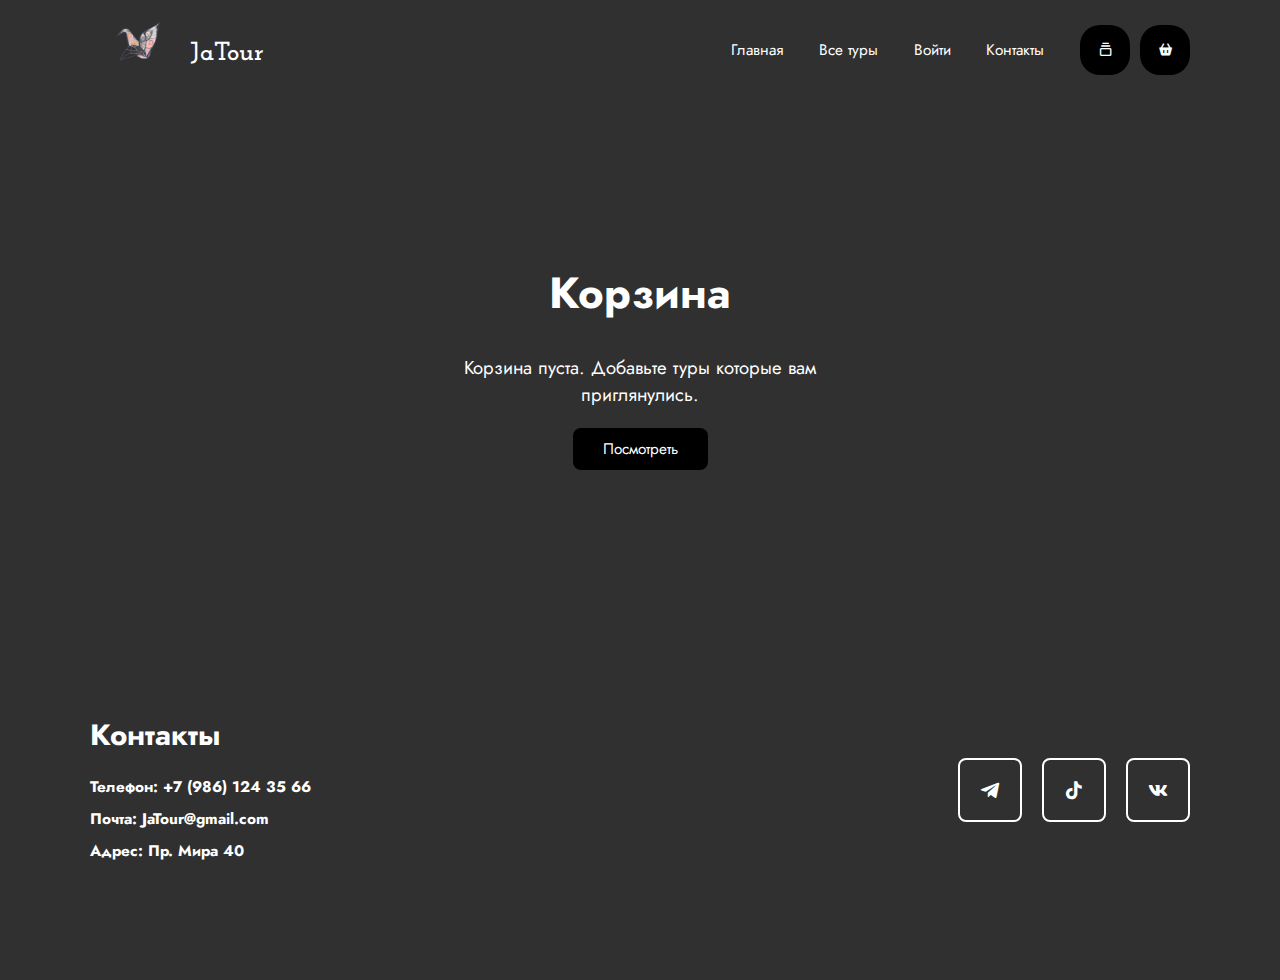
<file: bascet_clear.html>
<!DOCTYPE html>
<html lang="en">
    <head>
        <meta charset="UTF-8">
        <meta name="viewport" content="width=device-width, initial-scale=1.0">
        <title>JaTour</title>
    
        <!-- CSS -->
        <link rel="stylesheet" href="assets/css/basket_clear.css">
    
        <!-- Josefin Slab -->
        <link rel="preconnect" href="https://fonts.googleapis.com">
        <link rel="preconnect" href="https://fonts.gstatic.com" crossorigin>
        <link href="https://fonts.googleapis.com/css2?family=Josefin+Slab:ital,wght@0,100..700;1,100..700&display=swap" rel="stylesheet">
    
        <!-- Jost -->
        <link rel="preconnect" href="https://fonts.googleapis.com">
        <link rel="preconnect" href="https://fonts.gstatic.com" crossorigin>
        <link href="https://fonts.googleapis.com/css2?family=Josefin+Slab:ital,wght@0,100..700;1,100..700&family=Jost:ital,wght@0,100..900;1,100..900&display=swap" rel="stylesheet">
    
        <!-- Иконки -->
        <link href='https://unpkg.com/boxicons@2.1.4/css/boxicons.min.css' rel='stylesheet'>
    
        <!-- Иконка на вкладке -->
        <link rel="icon" href="assets/img/logo.png" type="image/png">
    </head>
<body>

    <header>

        <div class="logo">
            <img src="assets/img/logo_1.png" alt="">
            <h1>JaTour</h1>
        </div>

        <div class="nav">
            <a class="pasive" href="index.html">Главная</a>
            <a class="pasive" href="catalog.html">Все туры</a>
            <a class="pasive" href="signup.html">Войти</a>
            <a class="pasive" href="#contact">Контакты</a>
            <div class="btn_price">
                <a class="btn_basket" href="tikets.html"><i class='bx bx-collection'></i></a>
                <a class="btn_basket" href="bascet.html"><i class='bx bxs-basket'></i></a>
            </div>
        </div>

        <!-- Кнопка вызова меню навигации для мобильных устройств -->
        <button class="mobile-navigation" popovertarget="my-popover"><i class='bx bx-menu'></i></button>

        <!-- Меню навигации для мобильных устройств -->
        <div id="my-popover" popover>
            <button class="btn-close" popovertarget="my-popover" popovertargetaction="hide"><i class='bx bx-minus'></i></button> 
            <div class="mobnav">
            <a href="index.html">Главная</a>
            <a href="catalog.html">Все туры</a>
            <a href="signup.html">Войти</a>
            <a href="tikets.html">Билеты</a>
            <a href="bascet.html">Корзина</a>
            </div>
        </div>

    </header>


    <!-- Корзина -->
    <section class="basket">

        <div class="title">
            <h1>Корзина</h1>
        </div>

        <div class="conteiner_basket">
            <p>Корзина пуста. Добавьте туры которые вам приглянулись.</p>
            <div class="btn_look">
                <a href="index.html#cs">Посмотреть</a>
            </div>
        </div>

            

    </section>


    <!-- Подвал -->
    <footer>
        <div class="info_ft" id="contact">
            <h1>Контакты</h1>
            <h3>Телефон: +7 (986) 124 35 66</h3>
            <h3>Почта: JaTour@gmail.com</h3>
            <h3>Адрес: Пр. Мира 40</h3>
        </div>
        <div class="logo_jp">
            <a href="https://web.telegram.org/k/" target="_blank"><i class='bx bxl-telegram'></i></a>
            <a href="https://www.tiktok.com" target="_blank"><i class='bx bxl-tiktok'></i></a>
            <a href="https://vk.com/feed" target="_blank"><i class='bx bxl-vk'></i></a>
        </div>
    </footer>

</body>
</html>
</file>
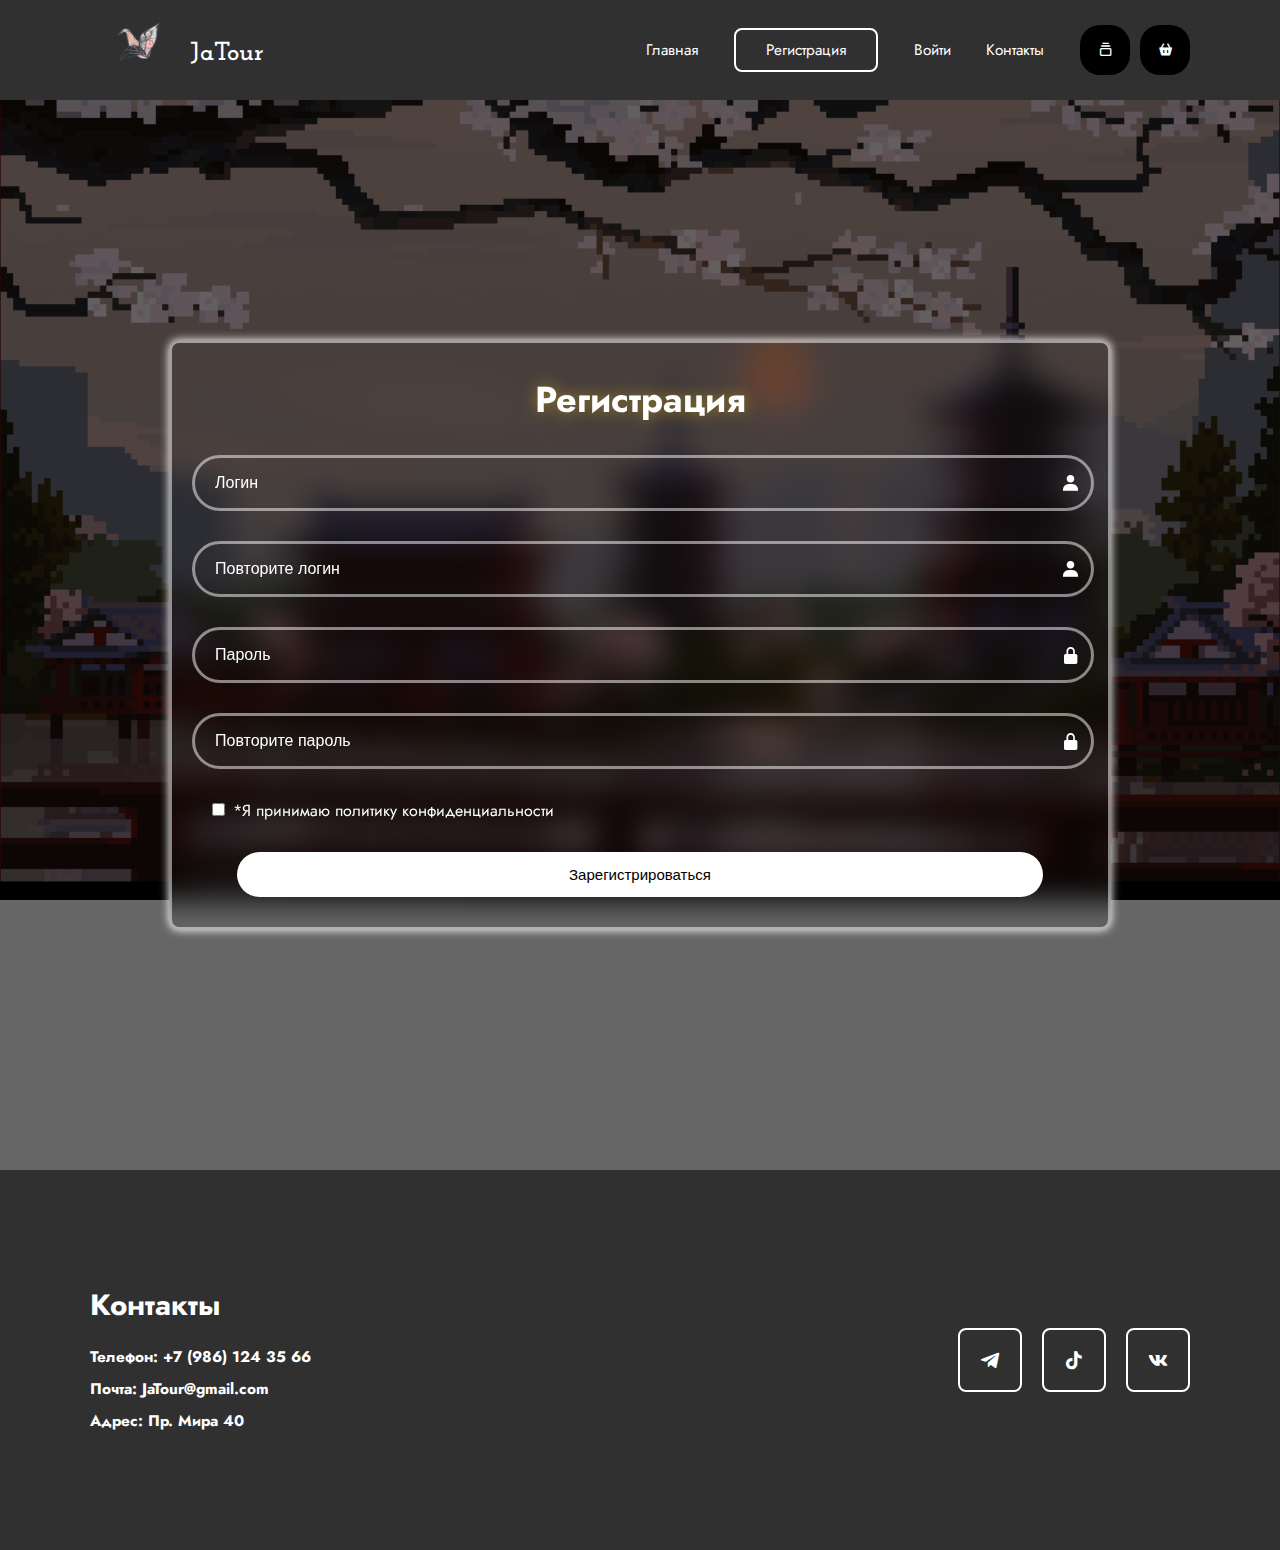
<file: login.html>
<!DOCTYPE html>
<html lang="en">
    <head>
        <meta charset="UTF-8">
        <meta name="viewport" content="width=device-width, initial-scale=1.0">
        <title>JaTour</title>
    
        <!-- CSS -->
        <link rel="stylesheet" href="assets/css/login.css">
    
        <!-- Josefin Slab -->
        <link rel="preconnect" href="https://fonts.googleapis.com">
        <link rel="preconnect" href="https://fonts.gstatic.com" crossorigin>
        <link href="https://fonts.googleapis.com/css2?family=Josefin+Slab:ital,wght@0,100..700;1,100..700&display=swap" rel="stylesheet">
    
        <!-- Jost -->
        <link rel="preconnect" href="https://fonts.googleapis.com">
        <link rel="preconnect" href="https://fonts.gstatic.com" crossorigin>
        <link href="https://fonts.googleapis.com/css2?family=Josefin+Slab:ital,wght@0,100..700;1,100..700&family=Jost:ital,wght@0,100..900;1,100..900&display=swap" rel="stylesheet">
    
        <!-- Иконки -->
        <link href='https://unpkg.com/boxicons@2.1.4/css/boxicons.min.css' rel='stylesheet'>
    
        <!-- Иконка на вкладке -->
        <link rel="icon" href="assets/img/logo.png" type="image/png">
    </head>
<body>

    <header>

        <div class="logo">
            <img src="assets/img/logo_1.png" alt="">
            <h1>JaTour</h1>
        </div>

        <div class="nav">
            <a class="pasive" href="index.html">Главная</a>
            <a class="active" href="login.html">Регистрация</a>
            <a class="pasive" href="signup.html">Войти</a>
            <a class="pasive" href="#contact">Контакты</a>
            <div class="btn_price">
                <a class="btn_basket" href="tikets.html"><i class='bx bx-collection'></i></a>
                <a class="btn_basket" href="bascet.html"><i class='bx bxs-basket'></i></a>
            </div>
        </div>

        <!-- Кнопка вызова меню навигации для мобильных устройств -->
        <button class="mobile-navigation" popovertarget="my-popover"><i class='bx bx-menu'></i></button>

        <!-- Меню навигации для мобильных устройств -->
        <div id="my-popover" popover>
            <button class="btn-close" popovertarget="my-popover" popovertargetaction="hide"><i class='bx bx-minus'></i></button> 
            <div class="mobnav">
            <a href="index.html">Главная</a>
            <a href="catalog.html">Все туры</a>
            <a href="signup.html">Войти</a>
            <a href="tikets.html">Билеты</a>
            <a href="bascet.html">Корзина</a>
            </div>
        </div>

    </header>
    
    <!-- Регестрация -->

    <section class="login" style="background-image: url('assets/img/jp.gif');">
        <div class="log-container">
            <form class="form-log" action="">
                <h1>Регистрация</h1>
                <div class="input-box">
                    <input type="text" placeholder="Логин" required>
                    <i class='bx bxs-user'></i>
                </div>

                <div class="input-box">
                    <input type="text" placeholder="Повторите логин" required>
                    <i class='bx bxs-user'></i>
                </div>

                <div class="input-box">
                    <input type="password" placeholder="Пароль" required>
                    <i class='bx bxs-lock-alt'></i>
                </div>

                <div class="input-box">
                    <input type="password" placeholder="Повторите пароль" required>
                    <i class='bx bxs-lock-alt'></i>
                </div>

                <div class="remember-forgot">
                    <label><input type="checkbox"> *Я принимаю политику конфиденциальности</label>
                </div>

                <div class="ctbtn-lg">
                    <button type="submit" class="btn-lg">Зарегистрироваться</button>
                </div>

            </form>
        </div>

        <div class="overflow"></div>
    </section>

    <!-- Подвал -->
    <footer>
        <div class="info_ft" id="contact">
            <h1>Контакты</h1>
            <h3>Телефон: +7 (986) 124 35 66</h3>
            <h3>Почта: JaTour@gmail.com</h3>
            <h3>Адрес: Пр. Мира 40</h3>
        </div>
        <div class="logo_jp">
            <a href="https://web.telegram.org/k/" target="_blank"><i class='bx bxl-telegram'></i></a>
            <a href="https://www.tiktok.com" target="_blank"><i class='bx bxl-tiktok'></i></a>
            <a href="https://vk.com/feed" target="_blank"><i class='bx bxl-vk'></i></a>
        </div>
    </footer>

</body>
</html>
</file>
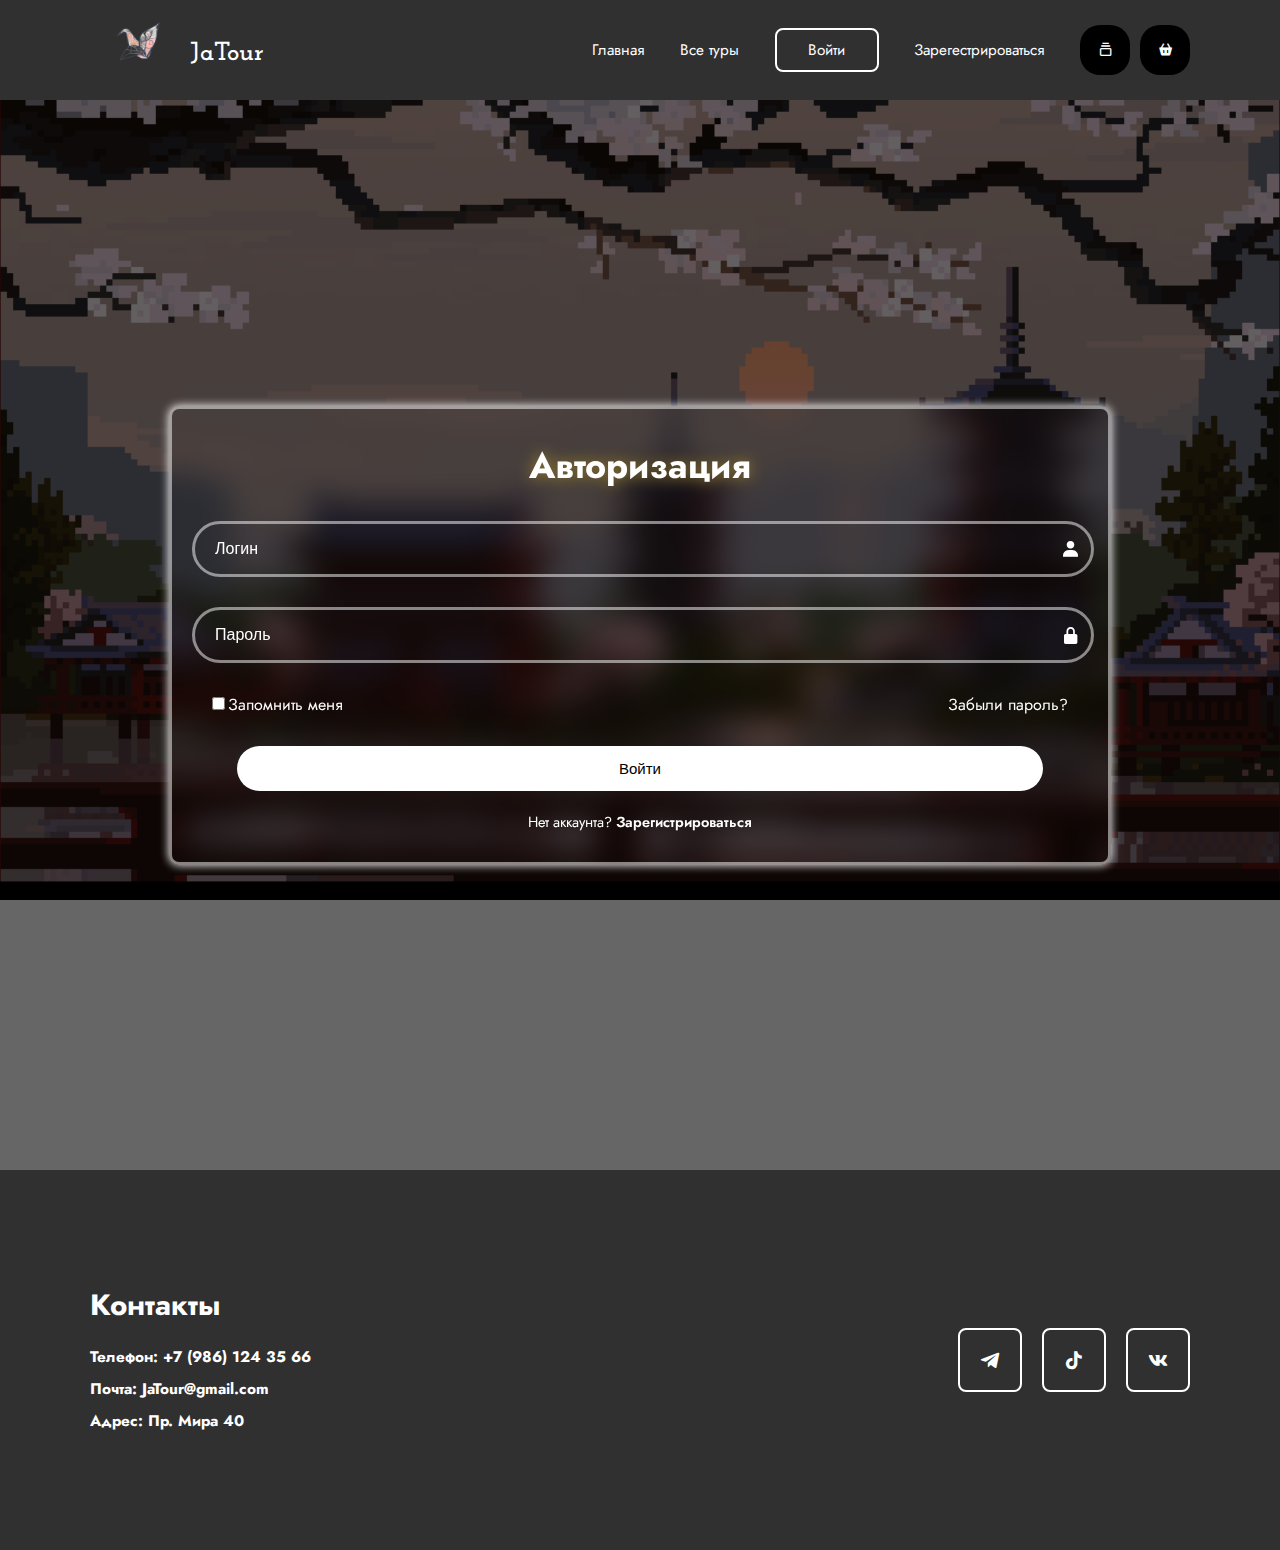
<file: signup.html>
<!DOCTYPE html>
<html lang="en">
    <head>
        <meta charset="UTF-8">
        <meta name="viewport" content="width=device-width, initial-scale=1.0">
        <title>JaTour</title>
    
        <!-- CSS -->
        <link rel="stylesheet" href="assets/css/signup.css">
    
        <!-- Josefin Slab -->
        <link rel="preconnect" href="https://fonts.googleapis.com">
        <link rel="preconnect" href="https://fonts.gstatic.com" crossorigin>
        <link href="https://fonts.googleapis.com/css2?family=Josefin+Slab:ital,wght@0,100..700;1,100..700&display=swap" rel="stylesheet">
    
        <!-- Jost -->
        <link rel="preconnect" href="https://fonts.googleapis.com">
        <link rel="preconnect" href="https://fonts.gstatic.com" crossorigin>
        <link href="https://fonts.googleapis.com/css2?family=Josefin+Slab:ital,wght@0,100..700;1,100..700&family=Jost:ital,wght@0,100..900;1,100..900&display=swap" rel="stylesheet">
    
        <!-- Иконки -->
        <link href='https://unpkg.com/boxicons@2.1.4/css/boxicons.min.css' rel='stylesheet'>
    
        <!-- Иконка на вкладке -->
        <link rel="icon" href="assets/img/logo.png" type="image/png">
    </head>
<body>

    <header>

        <div class="logo">
            <img src="assets/img/logo_1.png" alt="">
            <h1>JaTour</h1>
        </div>

        <div class="nav">
            <a class="pasive" href="index.html">Главная</a>
            <a class="pasive" href="catalog.html">Все туры</a>
            <a class="active" href="signup.html">Войти</a>
            <a class="pasive" href="login.html">Зарегестрироваться</a>
            <div class="btn_price">
                <a class="btn_basket" href="tikets.html"><i class='bx bx-collection'></i></a>
                <a class="btn_basket" href="bascet.html"><i class='bx bxs-basket'></i></a>
            </div>
        </div>

        <!-- Кнопка вызова меню навигации для мобильных устройств -->
        <button class="mobile-navigation" popovertarget="my-popover"><i class='bx bx-menu'></i></button>

        <!-- Меню навигации для мобильных устройств -->
        <div id="my-popover" popover>
            <button class="btn-close" popovertarget="my-popover" popovertargetaction="hide"><i class='bx bx-minus'></i></button> 
            <div class="mobnav">
            <a href="index.html">Главная</a>
            <a href="catalog.html">Все туры</a>
            <a href="signup.html">Войти</a>
            <a href="tikets.html">Билеты</a>
            <a href="bascet.html">Корзина</a>
            </div>
        </div>

    </header>
    
    <!-- Авторизация -->

    <section class="login" style="background-image: url('assets/img/jp.gif');">
        <div class="log-container">
            <form class="form-log" action="">
                <h1>Авторизация</h1>
                <div class="input-box">
                    <input type="text" placeholder="Логин" required>
                    <i class='bx bxs-user'></i>
                </div>

                <div class="input-box">
                    <input type="password" placeholder="Пароль" required>
                    <i class='bx bxs-lock-alt'></i>
                </div>

                <div class="remember-forgot">
                    <label><input type="checkbox">Запомнить меня</label>
                    <a href="#">Забыли пароль?</a> 
                </div>

                <div class="ctbtn-lg">
                    <button type="submit" class="btn-lg">Войти</button>
                </div>

                <div class="reg-link">
                    <p>Нет аккаунта? <a href="login.html">Зарегистрироваться</a></p>
                </div>
            </form>
        </div>

        <div class="overflow"></div>
    </section>

    <!-- Подвал -->
    <footer>
        <div class="info_ft" id="contact">
            <h1>Контакты</h1>
            <h3>Телефон: +7 (986) 124 35 66</h3>
            <h3>Почта: JaTour@gmail.com</h3>
            <h3>Адрес: Пр. Мира 40</h3>
        </div>
        <div class="logo_jp">
            <a href="https://web.telegram.org/k/" target="_blank"><i class='bx bxl-telegram'></i></a>
            <a href="https://www.tiktok.com" target="_blank"><i class='bx bxl-tiktok'></i></a>
            <a href="https://vk.com/feed" target="_blank"><i class='bx bxl-vk'></i></a>
        </div>
    </footer>

</body>
</html>
</file>
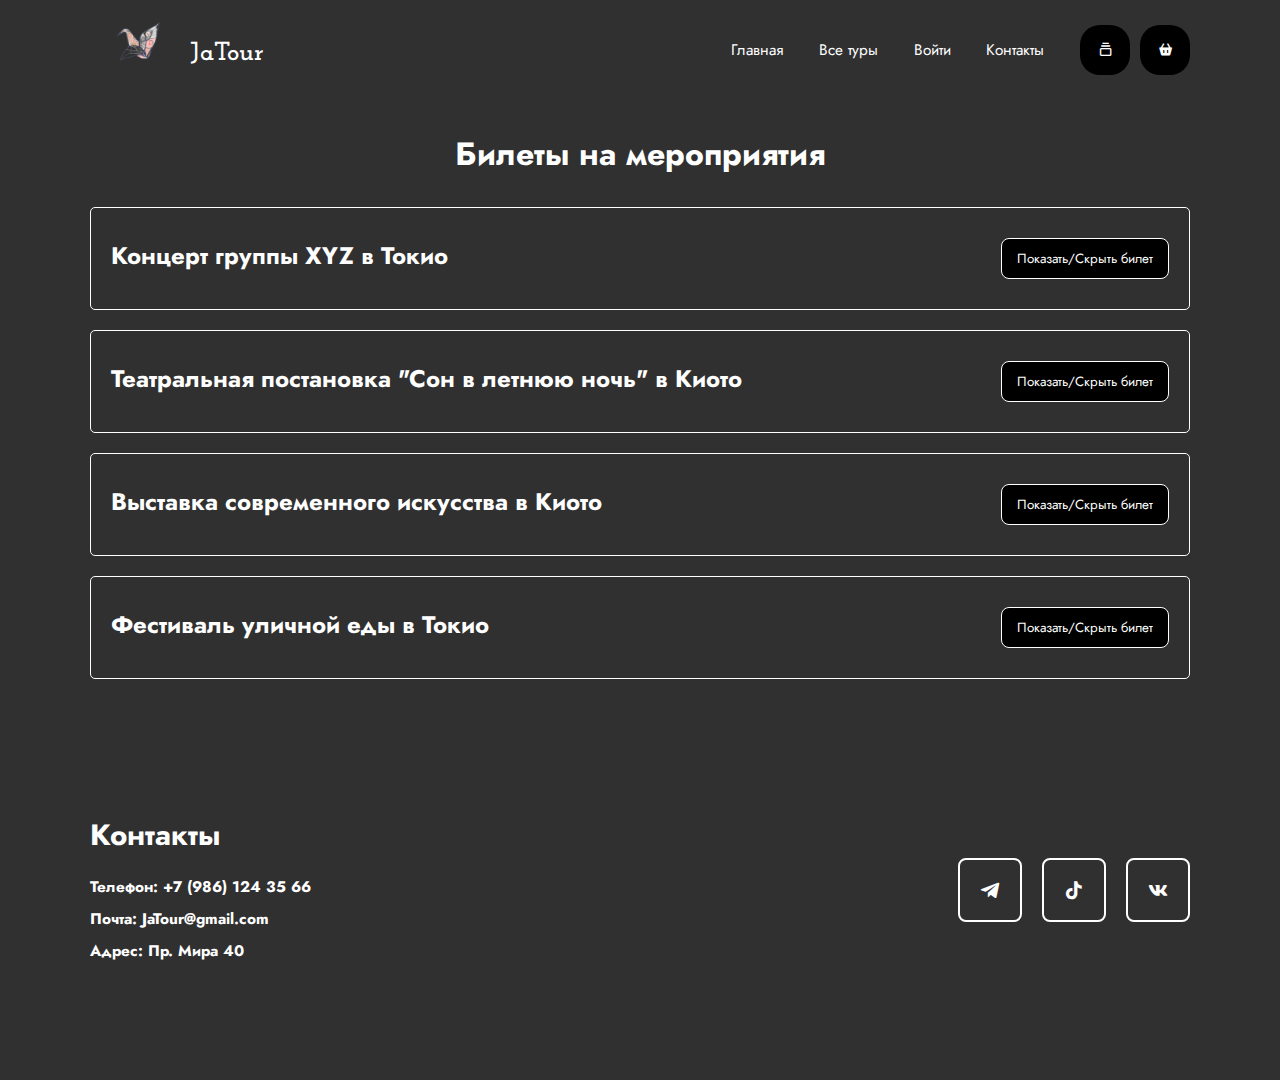
<file: tikets.html>
<!DOCTYPE html>
<html lang="en">
    <head>
        <meta charset="UTF-8">
        <meta name="viewport" content="width=device-width, initial-scale=1.0">
        <title>JaTour</title>
    
        <!-- CSS -->
        <link rel="stylesheet" href="assets/css/tikets.css">
    
        <!-- Josefin Slab -->
        <link rel="preconnect" href="https://fonts.googleapis.com">
        <link rel="preconnect" href="https://fonts.gstatic.com" crossorigin>
        <link href="https://fonts.googleapis.com/css2?family=Josefin+Slab:ital,wght@0,100..700;1,100..700&display=swap" rel="stylesheet">
    
        <!-- Jost -->
        <link rel="preconnect" href="https://fonts.googleapis.com">
        <link rel="preconnect" href="https://fonts.gstatic.com" crossorigin>
        <link href="https://fonts.googleapis.com/css2?family=Josefin+Slab:ital,wght@0,100..700;1,100..700&family=Jost:ital,wght@0,100..900;1,100..900&display=swap" rel="stylesheet">
    
        <!-- Иконки -->
        <link href='https://unpkg.com/boxicons@2.1.4/css/boxicons.min.css' rel='stylesheet'>
    
        <!-- Иконка на вкладке -->
        <link rel="icon" href="assets/img/logo.png" type="image/png">
    </head>
<body>

    <header>

        <div class="logo">
            <img src="assets/img/logo_1.png" alt="">
            <h1>JaTour</h1>
        </div>

        <div class="nav">
            <a class="pasive" href="index.html">Главная</a>
            <a class="pasive" href="catalog.html">Все туры</a>
            <a class="pasive" href="signup.html">Войти</a>
            <a class="pasive" href="#contact">Контакты</a>
            <div class="btn_price">
                <a class="btn_basket" href="tikets.html"><i class='bx bx-collection'></i></a>
                <a class="btn_basket" href="bascet.html"><i class='bx bxs-basket'></i></a>
            </div>
        </div>

        <!-- Кнопка вызова меню навигации для мобильных устройств -->
        <button class="mobile-navigation" popovertarget="my-popover"><i class='bx bx-menu'></i></button>

        <!-- Меню навигации для мобильных устройств -->
        <div id="my-popover" popover>
            <button class="btn-close" popovertarget="my-popover" popovertargetaction="hide"><i class='bx bx-minus'></i></button> 
            <div class="mobnav">
                <a href="index.html">Главная</a>
                <a href="catalog.html">Все туры</a>
                <a href="signup.html">Войти</a>
                <a href="tikets.html">Билеты</a>
                <a href="bascet.html">Корзина</a>
            </div>
        </div>

    </header>


    <section class="tickets">

        <h1>Билеты на мероприятия</h1>
        
        <div class="event">
            <div class="ticket">
                <h2>Концерт группы XYZ в Токио</h2>
                <button onclick="toggleTicket('concert')">Показать/Скрыть билет</button>
            </div>
            <img id="concert-ticket" src="assets/img/ticket_11.png" alt="Билет на концерт группы XYZ">
            <div id="concert-description" class="event-description">
                <p>Дата: 25 декабря 2025 года</p>
                <p>Место: Дворец спорта</p>
                <p>Описание: Не пропустите уникальную возможность увидеть группу XYZ вживую!</p>
            </div>
        </div>
        
        <div class="event">
            <div class="ticket">
                <h2>Театральная постановка "Сон в летнюю ночь" в Киото</h2>
                <button onclick="toggleTicket('theater')">Показать/Скрыть билет</button>
            </div>
            <img id="theater-ticket" src="assets/img/ticket_11.png" alt="Билет на театральную постановку">
            <div id="theater-description" class="event-description">
                <p>Дата: 15 января 2025 года</p>
                <p>Место: Театр Минами-дза</p>
                <p>Описание: Погрузитесь в волшебный мир Шекспира!</p>
            </div>
        </div>
        
        <div class="event">
            <div class="ticket">
                <h2>Выставка современного искусства в Киото</h2>
                <button onclick="toggleTicket('art')">Показать/Скрыть билет</button>
            </div>
            <img id="art-ticket" src="assets/img/ticket_11.png" alt="Билет на выставку современного искусства">
            <div id="art-description" class="event-description">
                <p>Дата: 10 февраля 2025 года</p>
                <p>Место: Галерея современного искусства</p>
                <p>Описание: Откройте для себя новые грани искусства на выставке современных художников!</p>
            </div>
        </div>
        
        <div class="event">
            <div class="ticket">
                <h2>Фестиваль уличной еды в Токио</h2>
                <button onclick="toggleTicket('food')">Показать/Скрыть билет</button>
            </div>
            <img id="food-ticket" src="assets/img/ticket_11.png" alt="Билет на фестиваль уличной еды">
            <div id="food-description" class="event-description">
                <p>Дата: 5 марта 2025 года</p>
                <p>Место: Центральный парк</p>
                <p>Описание: Присоединяйтесь к нам на фестивале, где вы сможете попробовать блюда со всего мира!</p>
            </div>
        </div>
        
        <script>
            function toggleTicket(eventType) {
                const ticketImage = document.getElementById(eventType + '-ticket');
                const description = document.getElementById(eventType + '-description');
        
                // Переключаем видимость изображения и описания
                if (ticketImage.style.display === 'block') {
                    ticketImage.style.display = 'none';
                    description.style.display = 'none';
                } else {
                    ticketImage.style.display = 'block';
                    description.style.display = 'block';
                }
            }
        </script>
        
    </section>

    
    <!-- Подвал -->
    <footer>
        <div class="info_ft" id="contact">
            <h1>Контакты</h1>
            <h3>Телефон: +7 (986) 124 35 66</h3>
            <h3>Почта: JaTour@gmail.com</h3>
            <h3>Адрес: Пр. Мира 40</h3>
        </div>
        <div class="logo_jp">
            <a href="https://web.telegram.org/k/" target="_blank"><i class='bx bxl-telegram'></i></a>
            <a href="https://www.tiktok.com" target="_blank"><i class='bx bxl-tiktok'></i></a>
            <a href="https://vk.com/feed" target="_blank"><i class='bx bxl-vk'></i></a>
        </div>
    </footer>
    
</body>
</html>
</file>
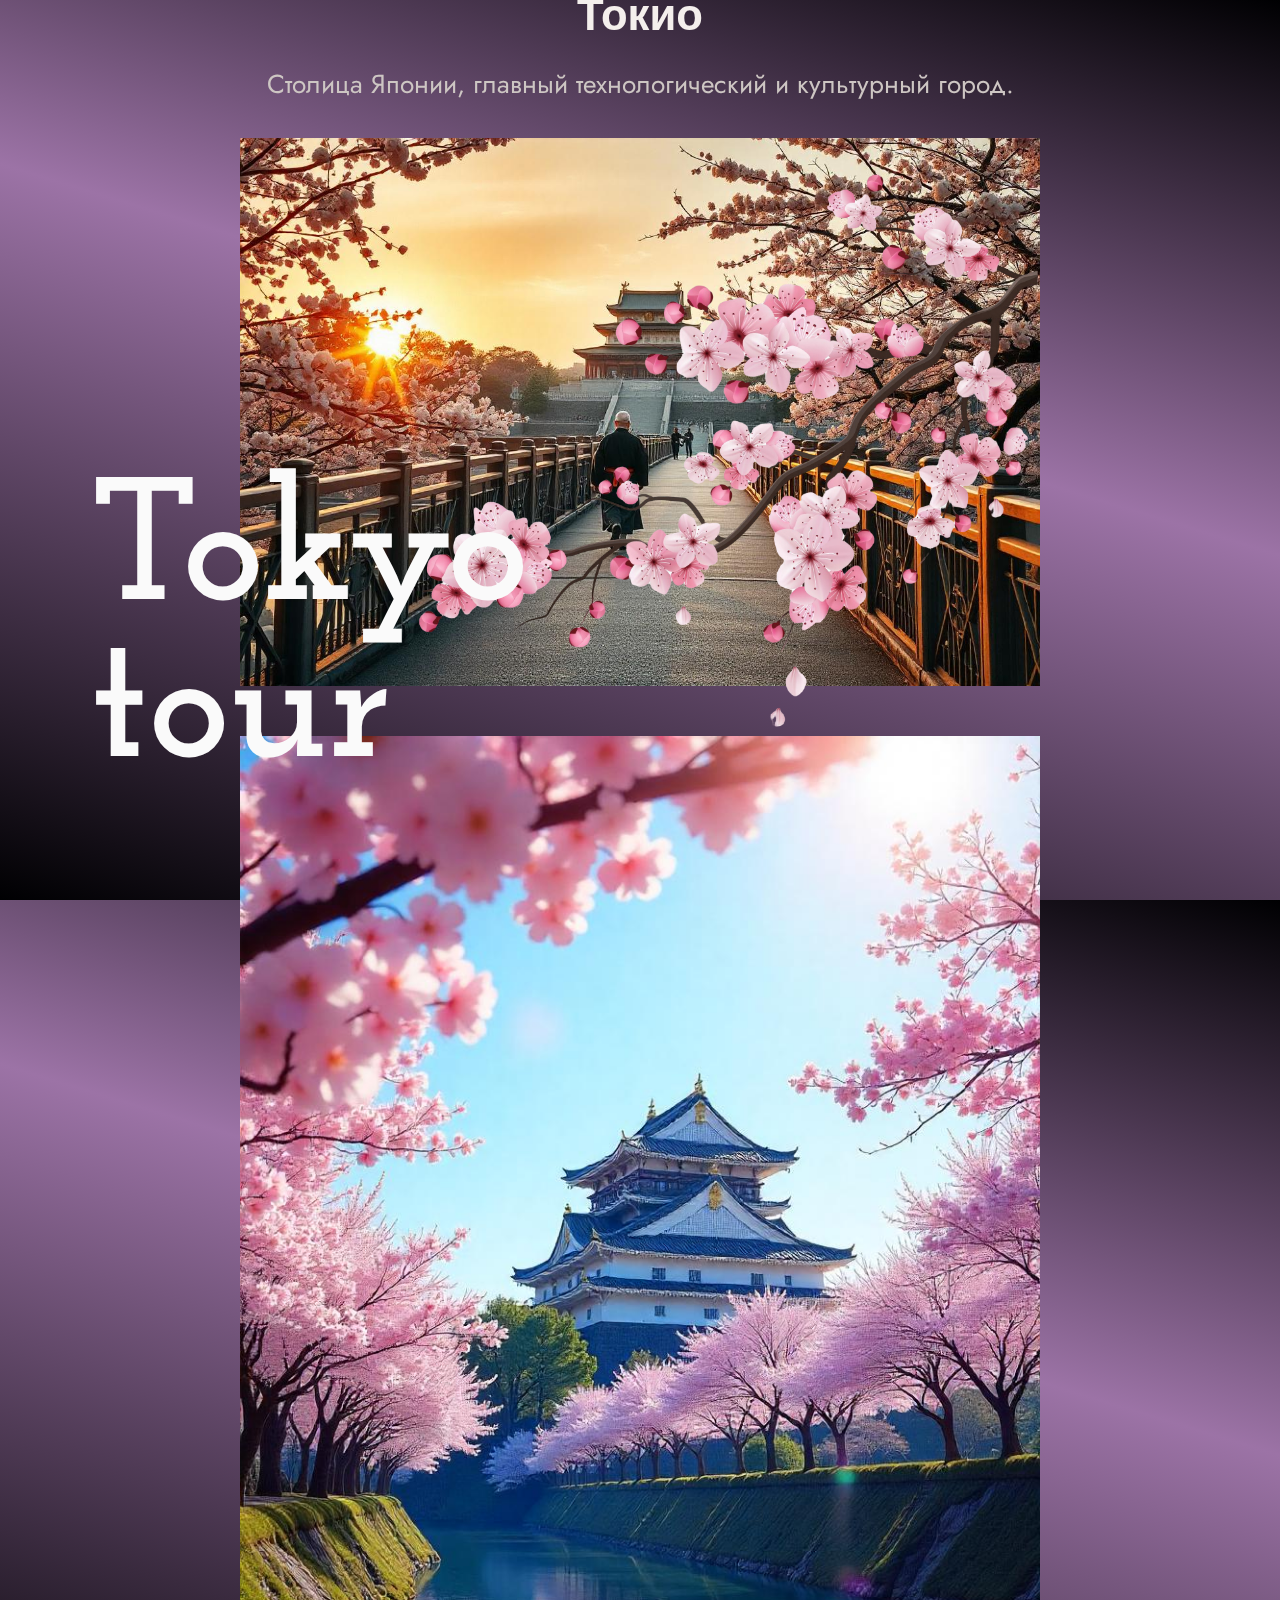
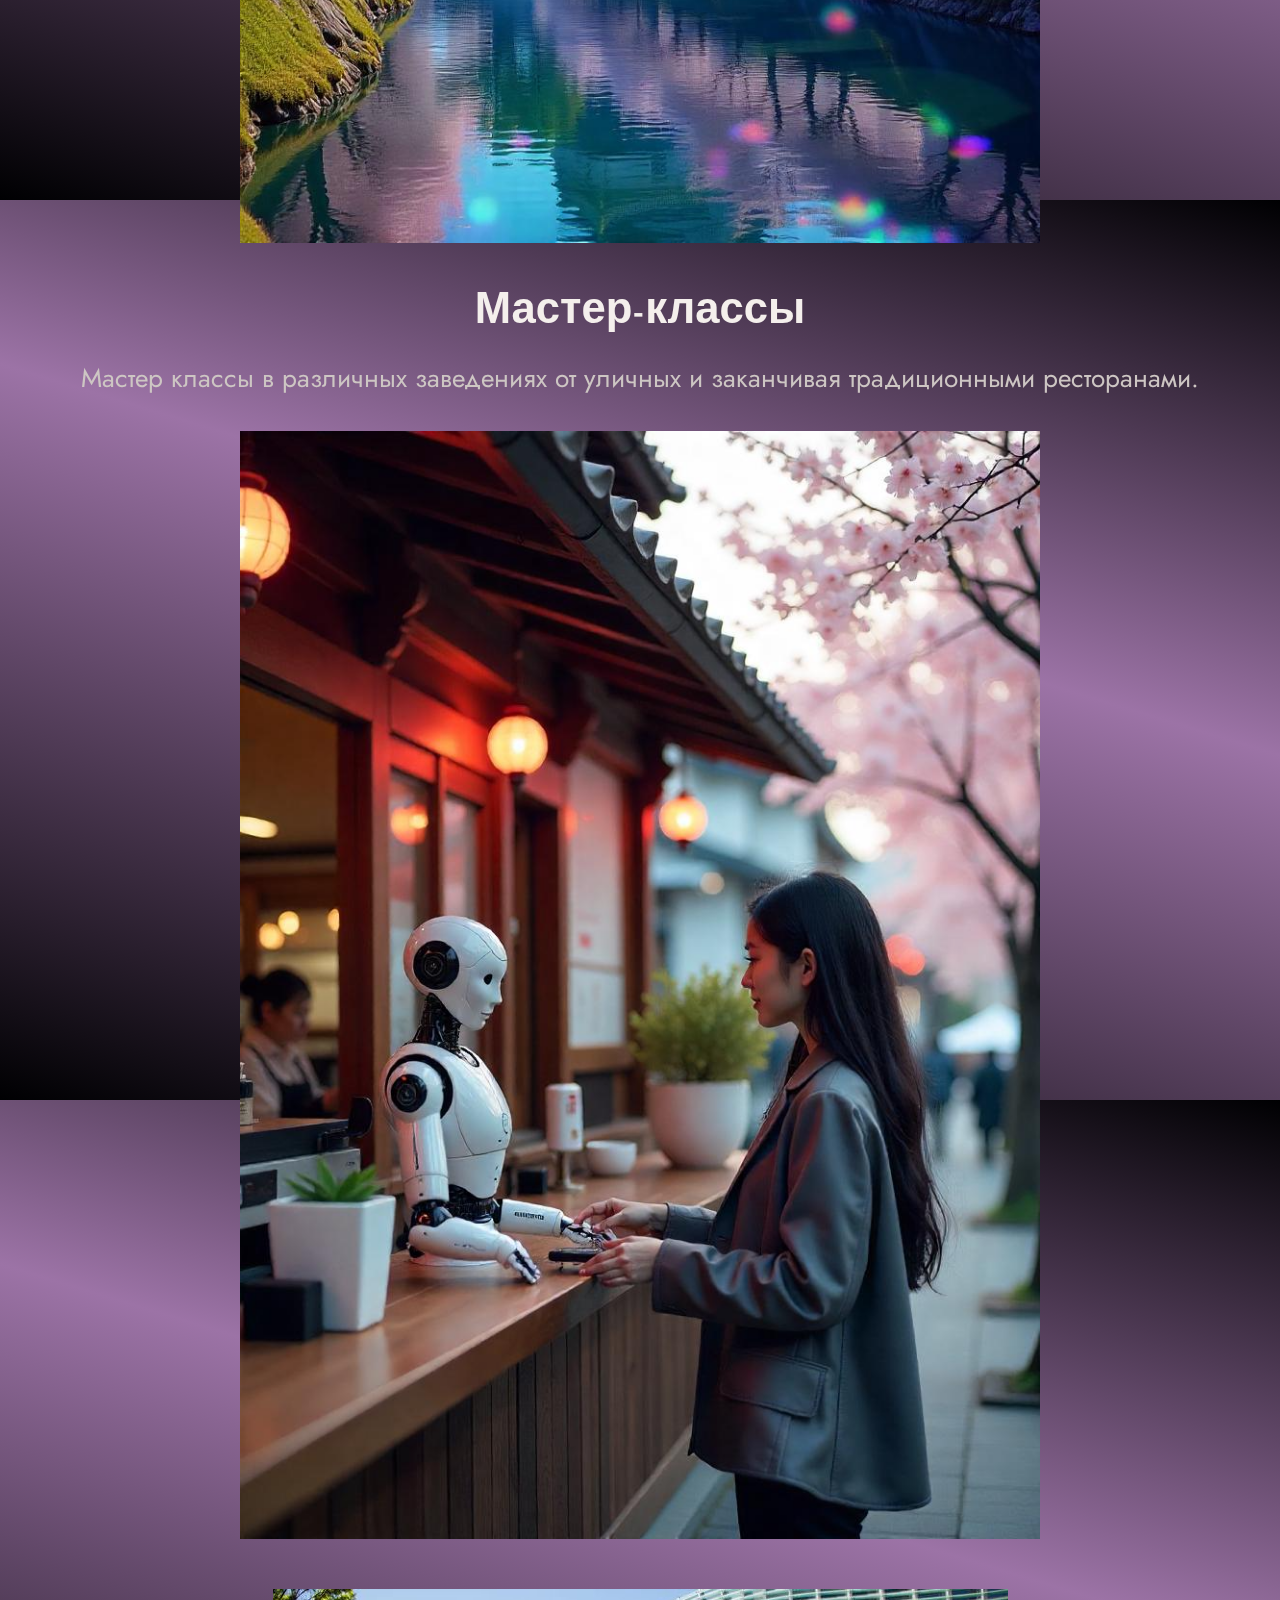
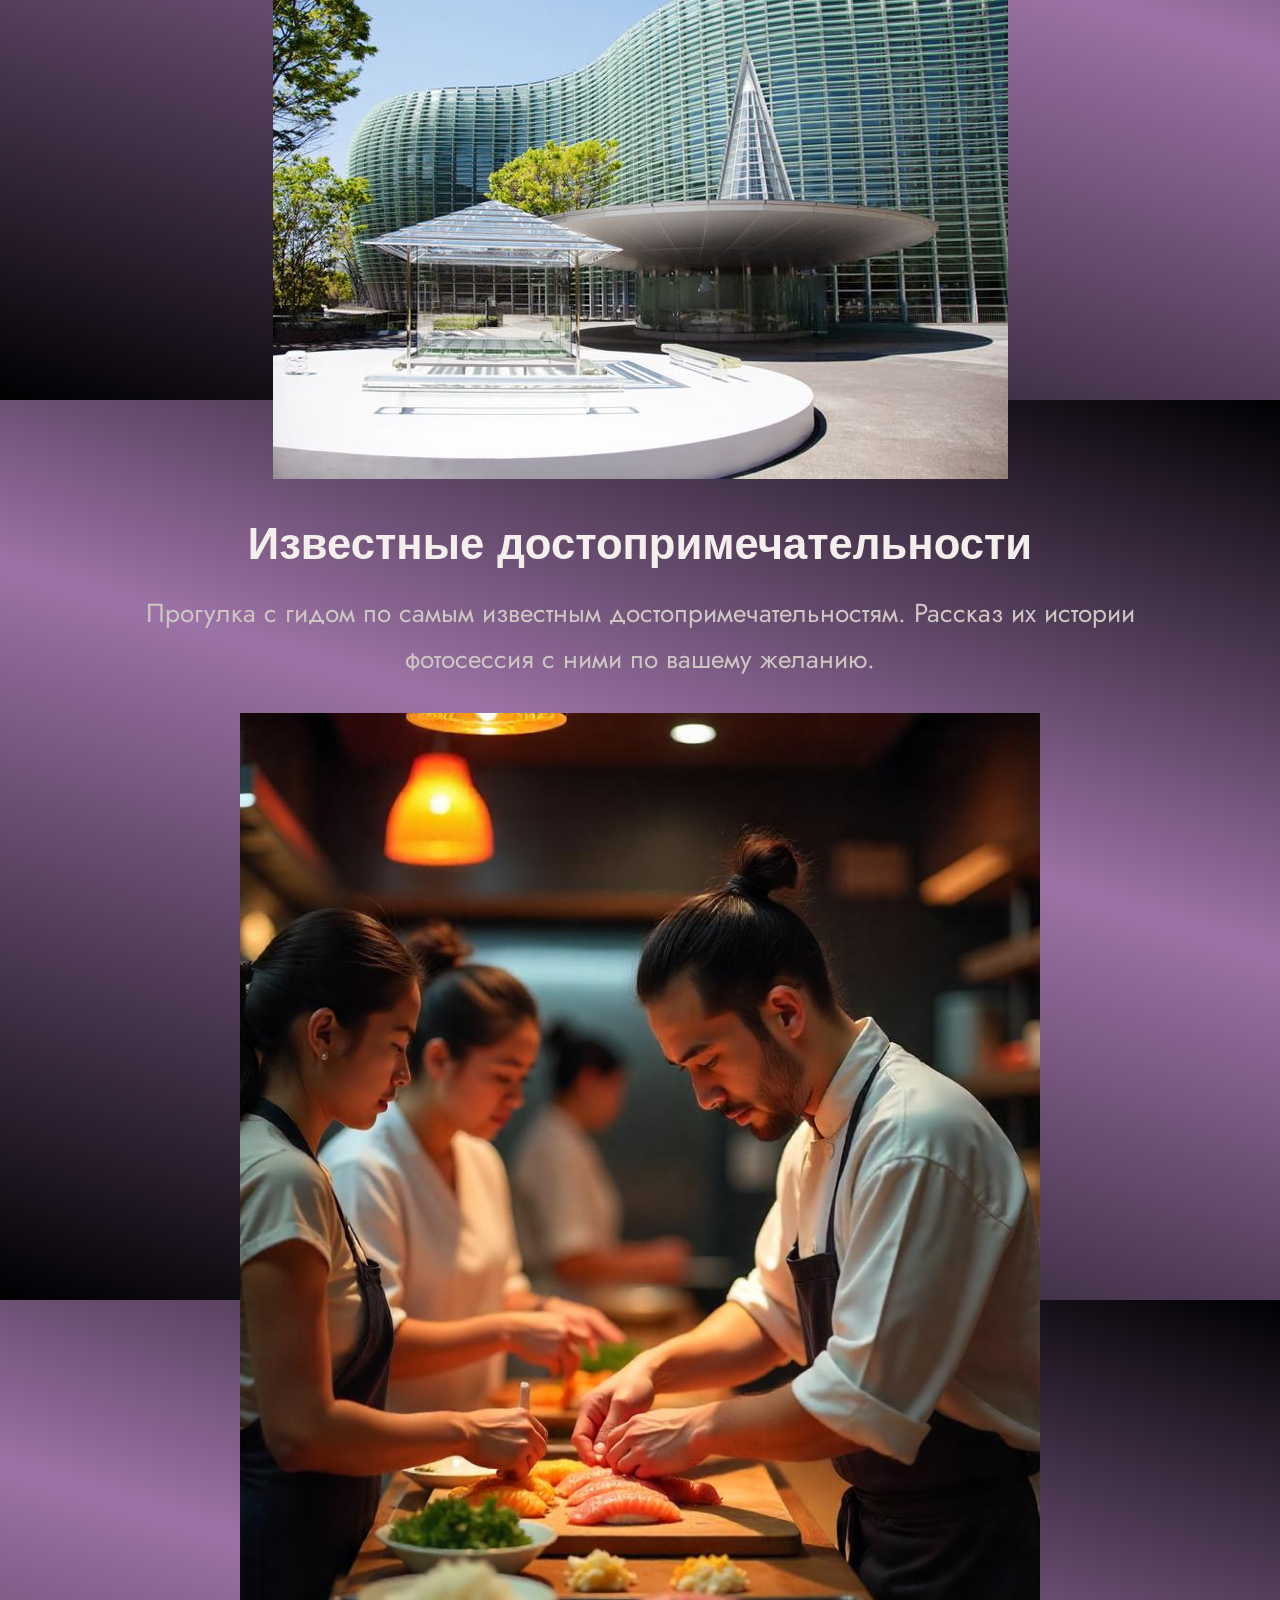
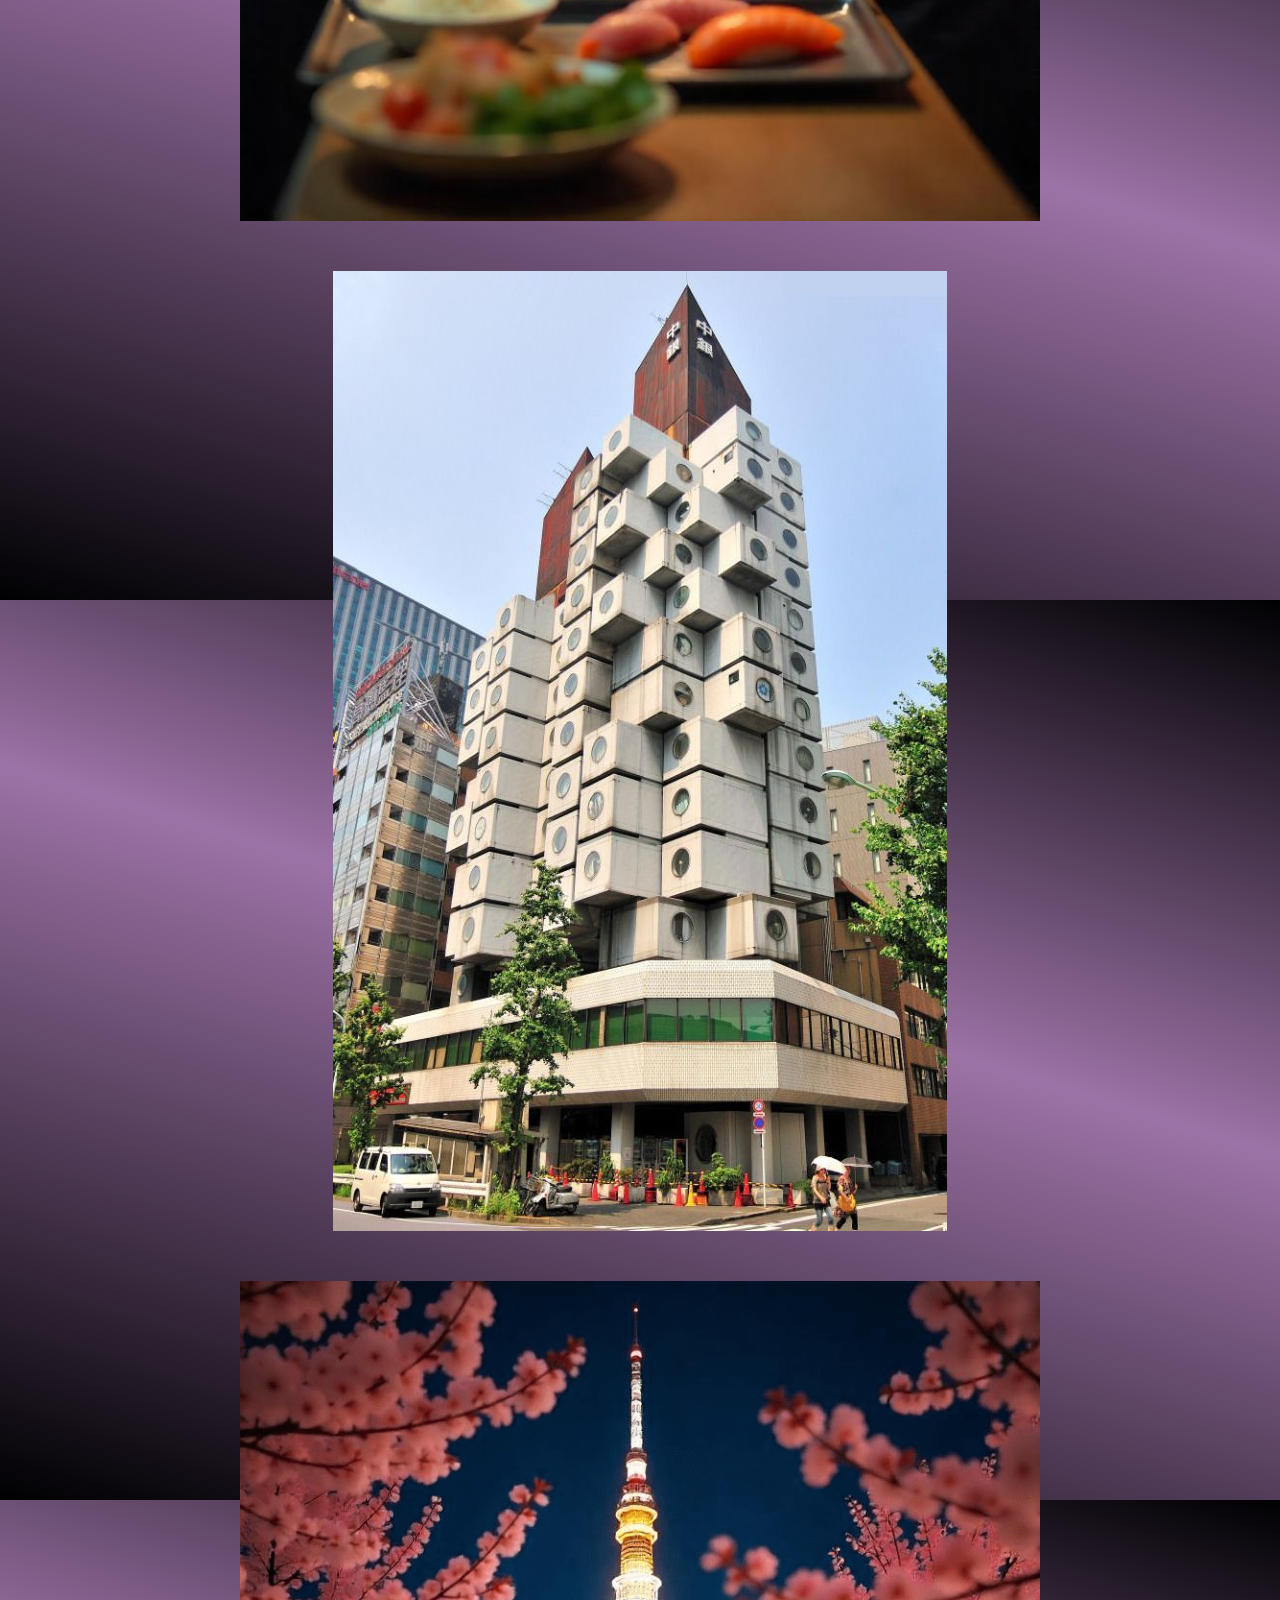
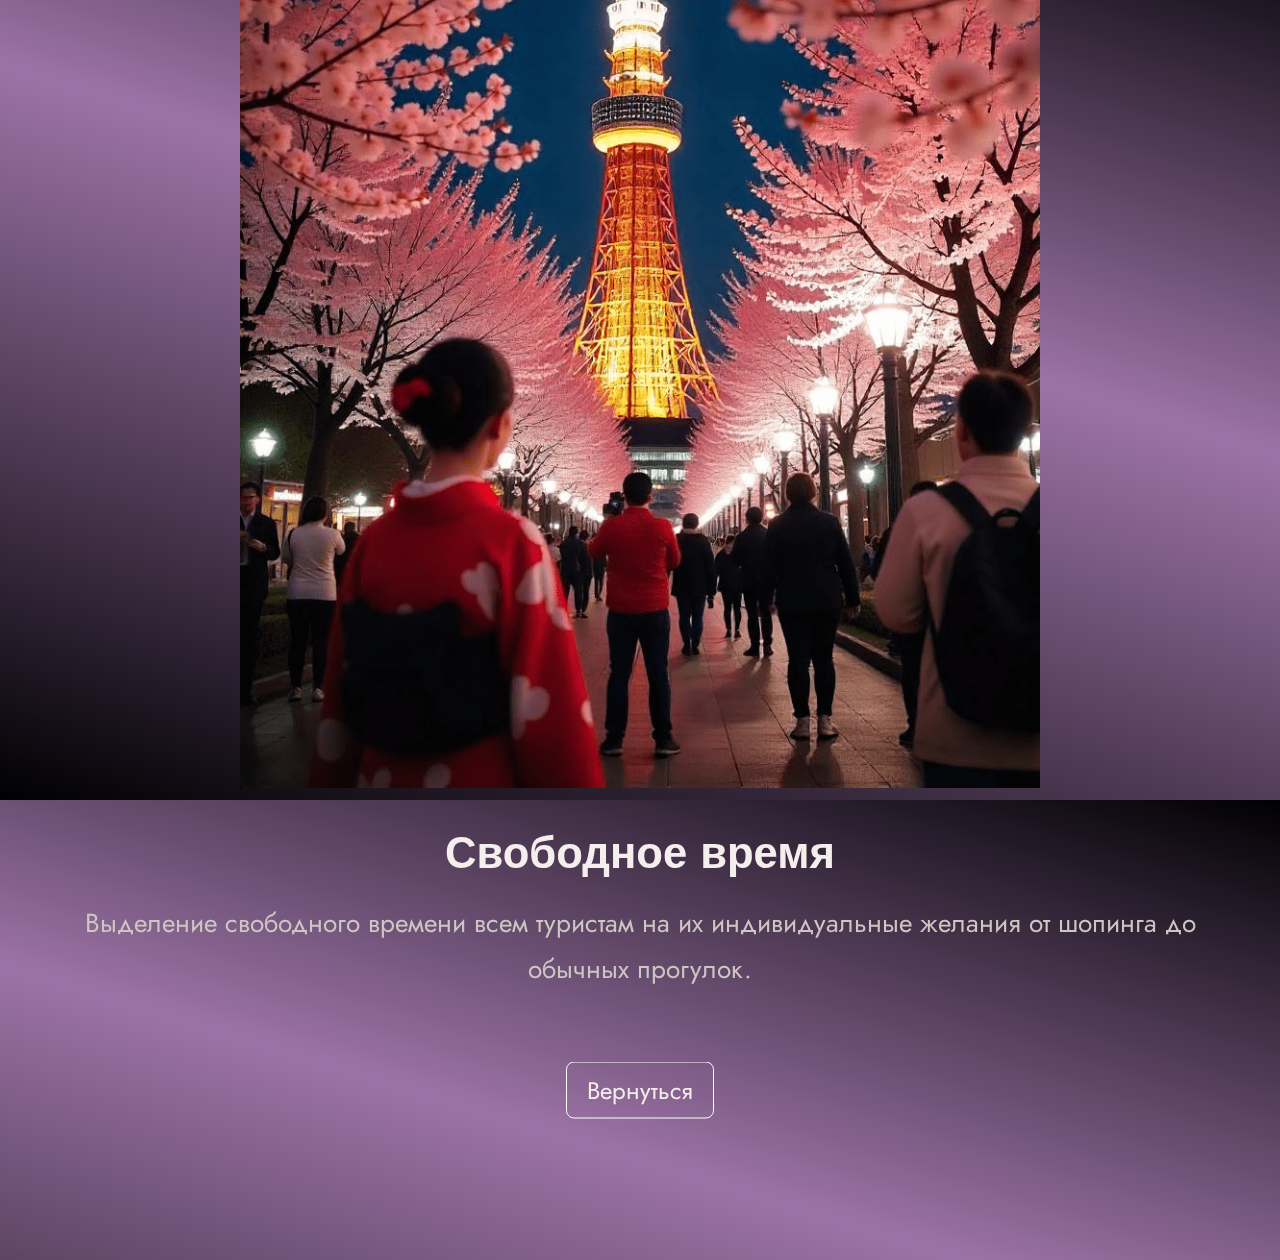
<file: tokyo.html>
<!DOCTYPE html>
<html lang="en">
<head>

    <meta charset="UTF-8">
    <meta name="viewport" content="width=device-width, initial-scale=1.0">
    
    <title>JaTour</title>

    <!-- Jost -->
    <link rel="preconnect" href="https://fonts.googleapis.com">
    <link rel="preconnect" href="https://fonts.gstatic.com" crossorigin>
    <link href="https://fonts.googleapis.com/css2?family=Josefin+Slab:ital,wght@0,100..700;1,100..700&family=Jost:ital,wght@0,100..900;1,100..900&display=swap" rel="stylesheet">

    <!-- GSAP -->
    <script src="assets/libs/gsap/gsap.min.js" defer></script>
    <script src="assets/libs/gsap/ScrollTrigger.min.js" defer></script>
    <script src="assets/libs/gsap/ScrollSmoother.min.js" defer></script>

    <!-- css и js -->
    <link rel="stylesheet" href="assets/css/tokyo.css">
    <script src="assets/js/app2.js" defer></script>

    <!-- Иконка -->
    <link rel="icon" href="assets/img/logo.png" type="image/png">

</head>
<body>

    <div class="wrapper">
        <div class="content">

            <header class="hero_section">
                <img data-speed=".6" class="hero" src="assets/img_tokyo/rb_8349.png" alt="" >
                <div class="container">
                    <div data-speed=".75" class="main-header">
                        <h1 class="main-title">Tokyo tour</h1>
                    </div>
                </div>
            </header>
        
            <div class="portfolio">
                <div class="container">
                    <main class="gallery">
        
                        <div data-speed=".9" class="gallery__left">
        
                            <img class="gallery__item" src="assets/img_tokyo/work/1.jfif" alt="">
                            <img class="gallery__item" src="assets/img_tokyo/work/2.jfif" alt="">
        
                            <div class="text-block gallery__item">
                                <h2 class="text-block__h">Мастер-классы</h2>
                                <p class="text-block__p">Мастер классы в различных заведениях от уличных и заканчивая традиционными ресторанами.</p>
                            </div>
        
                            <img class="gallery__item" src="assets/img_tokyo/work/6.png" alt="">
                            <img class="gallery__item" src="assets/img_tokyo/work/7.jpg" alt="">
                        </div>    
        
                        <div data-speed="1.1" class="gallery__right">
                            
                            <div class="text-block gallery__item">
                                <h2 class="text-block__h">Известные достопримечательности</h2>
                                <p class="text-block__p">Прогулка с гидом по самым известным достопримечательностям. Рассказ их истории фотосессия с ними по вашему желанию.</p>
                            </div>
        
                            <img class="gallery__item" src="assets/img_tokyo/work/4.jfif" alt="">
                            <img class="gallery__item" src="assets/img_tokyo/work/5.jpg" alt="">
                            <img class="gallery__item" src="assets/img_tokyo/work/3.png" alt="">
                        
                            <div class="text-block gallery__item">
                                <h2 class="text-block__h">Свободное время</h2>
                                <p class="text-block__p">Выделение свободного времени всем туристам на их индивидуальные желания от шопинга до обычных прогулок.</p>
                            </div>

                            <div data-speed="1.1" class="text-block gallery__item2">
                                <div class="text-block__h2">
                                    <a href="index.html">Вернуться</a>
                                </div>
                            </div>
                        </div>
                    </main>

                </div>
            </div>

        </div>
    </div>

    <div class="portfolio_2">
        <div class="container_2">
            <main class="gallery_2">

                    <div class="text-block gallery__item_1">
                        <h2 class="text-block__h">Токио</h2>
                        <p class="text-block__p">Столица Японии, главный технологический и культурный город.</p>
                    </div>

                    <img class="gallery__item_1" src="assets/img_tokyo/work/1.jfif" alt="">
                    <img class="gallery__item_1" src="assets/img_tokyo/work/2.jfif" alt="">

                    <div class="text-block gallery__item_1">
                        <h2 class="text-block__h">Мастер-классы</h2>
                        <p class="text-block__p">Мастер классы в различных заведениях от уличных и заканчивая традиционными ресторанами.</p>
                    </div>

                    <img class="gallery__item_1" src="assets/img_tokyo/work/6.png" alt="">
                    <img class="gallery__item_1" src="assets/img_tokyo/work/7.jpg" alt="">   
                    
                    <div class="text-block gallery__item_1">
                        <h2 class="text-block__h">Известные достопримечательности</h2>
                        <p class="text-block__p">Прогулка с гидом по самым известным достопримечательностям. Рассказ их истории фотосессия с ними по вашему желанию.</p>
                    </div>

                    <img class="gallery__item_1" src="assets/img_tokyo/work/4.jfif" alt="">
                    <img class="gallery__item_1" src="assets/img_tokyo/work/5.jpg" alt="">
                    <img class="gallery__item_1" src="assets/img_tokyo/work/3.png" alt="">
                
                    <div class="text-block gallery__item_1">
                        <h2 class="text-block__h">Свободное время</h2>
                        <p class="text-block__p">Выделение свободного времени всем туристам на их индивидуальные желания от шопинга до обычных прогулок.</p>
                    </div>

                    <div data-speed="1.1" class="text-block gallery__item2">
                        <div class="text-block__h2">
                            <a href="index.html">Вернуться</a>
                        </div>
                    </div>
            </main>

        </div>
    </div>
    
</body>
</html>
</file>
<file: assets/css/basket_clear.css>
* {
    margin: 0;
    padding: 0;
}

html {
    scroll-behavior: smooth;
    font-family: Jost, sans-serif;
}

body {
    overflow-x: hidden;
}

/* Шапка */

header {
    display: flex;
    flex-direction: row;
    max-width: 100vw;
    min-height: 80px;
    background-color: #303030; 
    justify-content: space-between;
    padding: 0 7%;
}

.logo {
    display: flex;
    flex-direction: row;
    align-items: center;
    color: #ffffff;
    font-family: Josefin Slab, sans-serif;
    font-size: calc((1vw + 1vh) * 0.6);
}

.logo img{
    height: 100px;
    width: 100px;
}

.logo h1{
    padding-top: 7px;
}

.nav {
    padding-left: 15px;
    display: flex;
    flex-direction: row;
    gap: calc(1vw * 2.8);
    align-items: center;
}

.nav a{
    color: #fff;
    text-decoration: none;
    font-size: calc((1vw + 1vh) * 0.7);
    font-family: Jost, sans-serif;
    transition: all .2s ease-in-out;
    align-items: center;
}

.active{
    display: flex;
    border: 2px solid white;
    height: 40px;
    width: 100px;
    align-items: center;
    justify-content: center;
    border-radius: 8px;
    transition: all .2s ease-in-out;
}

.active:hover{
    transform: scale(1.1);
}

.btn_price {
    display: flex;
    flex-direction: row;
    gap: calc(1vw * 0.8);
}

.nav a i{
    display: flex;
    align-items: center;
    justify-content: center;
    background-color: #000;
    height: 50px;
    width: 50px;
    border-radius: 20px;
}

.pasive:hover{
    transform: scale(1.1);
    border-bottom: 2px solid white;
}

.btn_basket:hover{
    transform: scale(1.1);
}

.mobile-navigation {
    display: none;
}


/* Корзина */

.basket {
    display: flex;
    align-items: center;
    justify-content: center;
    flex-direction: column;
    max-width: 100vw;
    min-height: 500px;
    background-color: #303030; 
    color: #fff;
}

.basket .title {
    text-align: center;
    font-size: calc((1vh + 1vw) * 1);
    margin: 0 7%; 
    padding: 30px;
}

.conteiner_basket p{
    text-align: center;
    margin: 0 7%;
    font-size: calc((1vh + 1vw) * 0.85);
    margin-bottom: 20px;
}

.btn_look {
    display: flex;
    align-items: center;
    justify-content: center;
}

.conteiner_basket a{
    padding: 10px 30px;
    border-radius: 8px;
    font-size: calc((1vh + 1vw) * 0.7);
    color: #fff;
    background-color: #000;
    text-decoration: none;
    transition: all .2s ease-in-out;
}

.conteiner_basket a:hover{
    transform: scale(1.05);
    color: #000;
    background-color: #fff;
}



/* Подвал */

footer {
    display: flex;
    flex-direction: row;
    max-width: 100vw;
    min-height: 300px;
    justify-content: space-between;
    padding: 40px 7%;
    background-color: #303030;
    align-items: center;
}

.info_ft {
    display: flex;
    flex-direction: column;
    color: #fff;
}

.info_ft h1{
    margin-bottom: 15px;
    font-size: calc(1vw * 2.3);
}

.info_ft h3{
    margin: 5px 0;
    font-size: calc(1vw * 1.2);
}

footer img{
    height: 300px;
}

.logo_jp {
	display: flex;
	align-items: center;
	gap: 20px;
}

.logo_jp a{
	display: flex;
	align-items: center;
	justify-content: center;
	color: #fff;
	border: 2px solid #fff;
	border-radius: 8px;
	text-decoration: none;
	height: 60px;
	width: 60px;
	transition: all .2s ease-in-out;
}

.logo_jp i{
	font-size: 22px;
}

.logo_jp a:hover{
	transform: scale(1.1);
	color: rgb(0, 0, 0);
	background-color: #fff;
    box-shadow: 0 0 10px #000;
}




/* Адаптив */

@media screen and (max-width: 1408px) {
    .card_basket_info {
        width: 68%;
    }
}

@media screen and (max-width: 1024px) {

    /* Шапка */
    .nav {
        display: none;
    }
    
    .mobile-navigation {
        display: inherit;
        align-items: center;
        background-color: #303030; 
        color: #fff;
        border: none;
        font-size: 30px;
    }
    
    #my-popover {
        width: calc(100%/1.4);
        height: max-content;
        margin: auto;
        border-radius: 30px;
        background-color: #1e1f29;
    }
    
    .btn-close {
        position: absolute;
        inset: 1rem 1.5rem auto auto;
        background-color: #1e1f29;
        color: #fff;
        border: none;
        font-size: 22px;
    
    }
    
    #my-popover .mobnav {
        margin: 20% auto;
        display: flex;
        flex-direction: column;
    }
    
    #my-popover .mobnav a {
        color: #fff;
        font-size: 16px;
        text-align: center;
        padding: 1rem 0;
        text-decoration: none;
    }
    
    #my-popover .mobnav a:hover {
        background-color: #ff6889;
      }
    
    #my-popover .mobnav a:active {
        background-color: #1e1f29;
        color: #fff;
    }

    .card_basket {
        width: 90%;
        min-height: 270px;
    }

    .btn_trash {
        margin-top: 0;
        margin-right: 0;
        font-size: 22px;
    }
    
    }
    
    @media screen and (max-width: 650px) {
    
    /* Подвал */
    
    footer {
        min-height: 150px;
    }
    
    .info_ft h1 {
        font-size: 20px;
    }
    
    .info_ft h3 {
        font-size: 14px;
    }
    
    .logo_jp {
        display: flex;
        flex-direction: column;
        gap: 15px;
        margin-left: 10px;
    }
    
    .logo_jp a{
        height: 40px;
        width: 40px;
    }
    
    .logo_jp i{
        font-size: 16px;
    }

    .conteiner_basket {
        width: 100%;
    }

    .img_card img{
        width: 150px;
        height: 100%;
    }

    .conteiner_basket {
        margin: 0;
    }

    .price_basket h2 {
        font-size: 16px;
    }

}
</file>
<file: assets/css/login.css>
* {
    margin: 0;
    padding: 0;
}

html {
    scroll-behavior: smooth;
    font-family: Jost, sans-serif;
}

body {
    overflow-x: hidden;
}

/* Шапка */

header {
    display: flex;
    flex-direction: row;
    max-width: 100vw;
    min-height: 80px;
    background-color: #303030;  
    justify-content: space-between;
    padding: 0 7%;
}

.logo {
    display: flex;
    flex-direction: row;
    align-items: center;
    color: #ffffff;
    font-family: Josefin Slab, sans-serif;
    font-size: calc((1vw + 1vh) * 0.6);
}

.logo img{
    height: 100px;
    width: 100px;
}

.logo h1{
    padding-top: 7px;
}

.nav {
    padding-left: 15px;
    display: flex;
    flex-direction: row;
    gap: calc(1vw * 2.8);
    align-items: center;
}

.nav a{
    color: #fff;
    text-decoration: none;
    font-size: calc((1vw + 1vh) * 0.7);
    font-family: Jost, sans-serif;
    transition: all .2s ease-in-out;
    align-items: center;
}

.active{
    display: flex;
    border: 2px solid white;
    height: 40px;
    width: 140px;
    align-items: center;
    justify-content: center;
    border-radius: 8px;
    transition: all .2s ease-in-out;
}

.active:hover{
    transform: scale(1.1);
}

.btn_price {
    display: flex;
    flex-direction: row;
    gap: calc(1vw * 0.8);
}

.nav a i{
    display: flex;
    align-items: center;
    justify-content: center;
    background-color: #000;
    height: 50px;
    width: 50px;
    border-radius: 20px;
}

.pasive:hover{
    transform: scale(1.1);
    border-bottom: 2px solid white;
}

.btn_basket:hover{
    transform: scale(1.1);
}

.mobile-navigation {
    display: none;
}

/* Авторизация */

.login {
    position: relative;
    display: flex;
    flex-direction: column;
    justify-content: center;
    align-items: center;
    width: 100%;
    min-height: 1070px;
    background-size: cover;
    background-position: center;
    background-repeat: no-repeat;
    background-attachment: fixed;
}

.log-container{
    width: 30%;
    color: #fff;
    background: transparent;
    border: 3px solid rgba(255, 255, 255, 0.5);
    backdrop-filter: blur(15px);
    box-shadow: 0 0 10px;
    border-radius: 10px;
    z-index: 2;
    padding: 30px 20px;
}

.log-container h1{
    text-align: center;
    font-size: 36px;
    color: #fff;
    text-shadow: 0 0 15px #9d822b;
}

.log-container .input-box {
    position: relative;
    width: 100%;
    height: 50px;
    background: transparent;
    border: none;
    outline: none;
    border: 3px solid rgba(255, 255, 255, 0.5);
    border-radius: 40px;
    color: #fff;
    margin-top: 30px;
    margin-bottom: 30px;
    border-radius: 40px;
}

.input-box input{
    width: 100%;
    height: 100%;
    background: transparent;
    border: none;
    outline: none;
    border-radius: 40px;
    color: #fff;
    font-size: 16px;
    padding: 0 20px;
}

.input-box input::placeholder {
    color: #fff;
}

.input-box i{
    position: absolute;
    margin: 0;
    right: 10px;
    top: 50%;
    transform: translateY(-50%);
    font-size: 20px;
}

.log-container .remember-forgot	{
    display: flex;
    justify-content: space-between;
    font-size: 16px;
    margin: 0 20px;
}

.remember-forgot label input {
    accent-color: #fff;
    margin-right: 3px;
}

.remember-forgot a {
    color: #fff;
    text-decoration: none;
}

.remember-forgot a:hover {
    text-decoration: underline;
}

.ctbtn-lg {
    display: flex;
    justify-content: center;
}

.btn-lg {
    display: flex;
    justify-content: center;
    align-items: center;
    position: relative;
    width: 90%;
    height: 45px;
    margin-top: 30px;
    border-radius: 40px;
    border: none;
    background-color: #fff;
    color: #000;
    font-size: 15px;
    transition: all .2s ease-in-out;
}

.btn-lg:hover {
    background-color: #fff;
    transform: scale(1.05);
    box-shadow: 0 9px 9px #000;
}


.overflow {
    position: absolute;
    background-color: rgba(0, 0, 0, .6);
    height: 1070px;
    width: 100vw;
}


/* Подвал */

footer {
    display: flex;
    flex-direction: row;
    max-width: 100vw;
    min-height: 300px;
    justify-content: space-between;
    padding: 40px 7%;
    background-color: #303030;
    align-items: center;
}

.info_ft {
    display: flex;
    flex-direction: column;
    color: #fff;
}

.info_ft h1{
    margin-bottom: 15px;
    font-size: calc(1vw * 2.3);
}

.info_ft h3{
    margin: 5px 0;
    font-size: calc(1vw * 1.2);
}

footer img{
    height: 300px;
}

.logo_jp {
	display: flex;
	align-items: center;
	gap: 20px;
}

.logo_jp a{
	display: flex;
	align-items: center;
	justify-content: center;
	color: #fff;
	border: 2px solid #fff;
	border-radius: 8px;
	text-decoration: none;
	height: 60px;
	width: 60px;
	transition: all .2s ease-in-out;
}

.logo_jp i{
	font-size: 22px;
}

.logo_jp a:hover{
	transform: scale(1.1);
	color: rgb(0, 0, 0);
	background-color: #fff;
    box-shadow: 0 0 10px #000;
}


/* Адаптив */

@media screen and (max-width: 1024px) {
    
/* Шапка */
.nav {
    display: none;
}

.mobile-navigation {
    display: inherit;
    align-items: center;
    background-color: #303030;
    color: #fff;
    border: none;
    font-size: 30px;
}

#my-popover {
    width: calc(100%/1.4);
    height: max-content;
    margin: auto;
    border-radius: 30px;
    background-color: #1e1f29;
}

.btn-close {
    position: absolute;
    inset: 1rem 1.5rem auto auto;
    background-color: #1e1f29;
    color: #fff;
    border: none;
    font-size: 22px;

}

#my-popover .mobnav {
    margin: 20% auto;
    display: flex;
    flex-direction: column;
}

#my-popover .mobnav a {
    color: #fff;
    font-size: 16px;
    text-align: center;
    padding: 1rem 0;
    text-decoration: none;
}

#my-popover .mobnav a:hover {
    background-color: #ff6889;
}

#my-popover .mobnav a:active {
    background-color: #1e1f29;
    color: #fff;
}

}

@media screen and (max-width: 1380px) {
    
    .log-container{
        width: 70%;
    }
        
}


@media screen and (max-width: 650px) {

    .log-container{
        width: 80%;
    }

    
    /* Подвал */

    footer {
        min-height: 150px;
    }

    .info_ft h1 {
        font-size: 20px;
    }

    .info_ft h3 {
        font-size: 14px;
    }
    
    .logo_jp {
        display: flex;
        flex-direction: column;
        gap: 15px;
        margin-left: 10px;
    }
    
    .logo_jp a{
        height: 40px;
        width: 40px;
    }
    
    .logo_jp i{
        font-size: 16px;
    }
    
}
</file>
<file: assets/css/signup.css>
* {
    margin: 0;
    padding: 0;
}

html {
    scroll-behavior: smooth;
    font-family: Jost, sans-serif;
}

body {
    overflow-x: hidden;
}

/* Шапка */

header {
    display: flex;
    flex-direction: row;
    max-width: 100vw;
    min-height: 80px;
    background-color: #303030; 
    justify-content: space-between;
    padding: 0 7%;
}

.logo {
    display: flex;
    flex-direction: row;
    align-items: center;
    color: #ffffff;
    font-family: Josefin Slab, sans-serif;
    font-size: calc((1vw + 1vh) * 0.6);
}

.logo img{
    height: 100px;
    width: 100px;
}

.logo h1{
    padding-top: 7px;
}

.nav {
    padding-left: 15px;
    display: flex;
    flex-direction: row;
    gap: calc(1vw * 2.8);
    align-items: center;
}

.nav a{
    color: #fff;
    text-decoration: none;
    font-size: calc((1vw + 1vh) * 0.7);
    font-family: Jost, sans-serif;
    transition: all .2s ease-in-out;
    align-items: center;
}

.active{
    display: flex;
    border: 2px solid white;
    height: 40px;
    width: 100px;
    align-items: center;
    justify-content: center;
    border-radius: 8px;
    transition: all .2s ease-in-out;
}

.active:hover{
    transform: scale(1.1);
}

.btn_price {
    display: flex;
    flex-direction: row;
    gap: calc(1vw * 0.8);
}

.nav a i{
    display: flex;
    align-items: center;
    justify-content: center;
    background-color: #000;
    height: 50px;
    width: 50px;
    border-radius: 20px;
}

.pasive:hover{
    transform: scale(1.1);
    border-bottom: 2px solid white;
}

.btn_basket:hover{
    transform: scale(1.1);
}

.mobile-navigation {
    display: none;
}

/* Авторизация */

.login {
    position: relative;
    display: flex;
    flex-direction: column;
    justify-content: center;
    align-items: center;
    width: 100%;
    min-height: 1070px;
    background-size: cover;
    background-position: center;
    background-repeat: no-repeat;
    background-attachment: fixed;
}

.log-container{
    width: 30%;
    color: #fff;
    background: transparent;
    border: 3px solid rgba(255, 255, 255, 0.5);
    backdrop-filter: blur(15px);
    box-shadow: 0 0 10px;
    border-radius: 10px;
    z-index: 2;
    padding: 30px 20px;
}

.log-container h1{
    text-align: center;
    font-size: 36px;
    color: #fff;
    text-shadow: 0 0 15px #9d822b;
}

.log-container .input-box {
    position: relative;
    width: 100%;
    height: 50px;
    background: transparent;
    border: none;
    outline: none;
    border: 3px solid rgba(255, 255, 255, 0.5);
    border-radius: 40px;
    color: #fff;
    margin-top: 30px;
    margin-bottom: 30px;
    border-radius: 40px;
}

.input-box input{
    width: 100%;
    height: 100%;
    background: transparent;
    border: none;
    outline: none;
    border-radius: 40px;
    color: #fff;
    font-size: 16px;
    padding: 0 20px;
}

.input-box input::placeholder {
    color: #fff;
}

.input-box i{
    position: absolute;
    margin: 0;
    right: 10px;
    top: 50%;
    transform: translateY(-50%);
    font-size: 20px;
}

.log-container .remember-forgot	{
    display: flex;
    justify-content: space-between;
    font-size: 16px;
    margin: 0 20px;
}

.remember-forgot label input {
    accent-color: #fff;
    margin-right: 3px;
}

.remember-forgot a {
    color: #fff;
    text-decoration: none;
}

.remember-forgot a:hover {
    text-decoration: underline;
}

.ctbtn-lg {
    display: flex;
    justify-content: center;
}

.btn-lg {
    display: flex;
    justify-content: center;
    align-items: center;
    position: relative;
    width: 90%;
    height: 45px;
    margin-top: 30px;
    border-radius: 40px;
    border: none;
    background-color: #fff;
    color: #000;
    font-size: 15px;
    transition: all .2s ease-in-out;
}

.btn-lg:hover {
    background-color: rgb(238, 238, 238);
    transform: scale(1.05);
    box-shadow: 0 9px 9px #000;
}

.log-container .reg-link{
    font-size: 14.5px;
    text-align: center;
    margin-top: 20px;
}

.reg-link p a {
    color: #fff;
    text-decoration: none;
    font-weight: 600;
}

.reg-link p a:hover {
    text-decoration: underline;
}

.overflow {
    position: absolute;
    background-color: rgba(0, 0, 0, .6);
    height: 1070px;
    width: 100vw;
}


/* Подвал */

footer {
    display: flex;
    flex-direction: row;
    max-width: 100vw;
    min-height: 300px;
    justify-content: space-between;
    padding: 40px 7%;
    background-color: #303030;
    align-items: center;
}

.info_ft {
    display: flex;
    flex-direction: column;
    color: #fff;
}

.info_ft h1{
    margin-bottom: 15px;
    font-size: calc(1vw * 2.3);
}

.info_ft h3{
    margin: 5px 0;
    font-size: calc(1vw * 1.2);
}

footer img{
    height: 300px;
}

.logo_jp {
	display: flex;
	align-items: center;
	gap: 20px;
}

.logo_jp a{
	display: flex;
	align-items: center;
	justify-content: center;
	color: #fff;
	border: 2px solid #fff;
	border-radius: 8px;
	text-decoration: none;
	height: 60px;
	width: 60px;
	transition: all .2s ease-in-out;
}

.logo_jp i{
	font-size: 22px;
}

.logo_jp a:hover{
	transform: scale(1.1);
	color: rgb(0, 0, 0);
	background-color: #fff;
    box-shadow: 0 0 10px #000;
}


/* Адаптив */

@media screen and (max-width: 1024px) {
    
/* Шапка */
.nav {
    display: none;
}

.mobile-navigation {
    display: inherit;
    align-items: center;
    background-color: #303030;
    color: #fff;
    border: none;
    font-size: 30px;
}

#my-popover {
    width: calc(100%/1.4);
    height: max-content;
    margin: auto;
    border-radius: 30px;
    background-color: #1e1f29;
}

.btn-close {
    position: absolute;
    inset: 1rem 1.5rem auto auto;
    background-color: #1e1f29;
    color: #fff;
    border: none;
    font-size: 22px;

}

#my-popover .mobnav {
    margin: 20% auto;
    display: flex;
    flex-direction: column;
}

#my-popover .mobnav a {
    color: #fff;
    font-size: 16px;
    text-align: center;
    padding: 1rem 0;
    text-decoration: none;
}

#my-popover .mobnav a:hover {
    background-color: #ff6889;
}

#my-popover .mobnav a:active {
    background-color: #1e1f29;
    color: #fff;
}

}

@media screen and (max-width: 1380px) {
    
    .log-container{
        width: 70%;
    }
        
}


@media screen and (max-width: 650px) {

    .log-container{
        width: 80%;
    }

    
    /* Подвал */

    footer {
        min-height: 150px;
    }

    .info_ft h1 {
        font-size: 20px;
    }

    .info_ft h3 {
        font-size: 14px;
    }
    
    .logo_jp {
        display: flex;
        flex-direction: column;
        gap: 15px;
        margin-left: 10px;
    }
    
    .logo_jp a{
        height: 40px;
        width: 40px;
    }
    
    .logo_jp i{
        font-size: 16px;
    }
    
}
</file>
<file: assets/css/tikets.css>
* {
    margin: 0;
    padding: 0;
}

html {
    scroll-behavior: smooth;
    font-family: Jost, sans-serif;
}

body {
    overflow-x: hidden;
}

/* Шапка */

header {
    display: flex;
    flex-direction: row;
    max-width: 100vw;
    min-height: 80px;
    background-color: #303030; 
    justify-content: space-between;
    padding: 0 7%;
}

.logo {
    display: flex;
    flex-direction: row;
    align-items: center;
    color: #ffffff;
    font-family: Josefin Slab, sans-serif;
    font-size: calc((1vw + 1vh) * 0.6);
}

.logo img{
    height: 100px;
    width: 100px;
}

.logo h1{
    padding-top: 7px;
}

.nav {
    padding-left: 15px;
    display: flex;
    flex-direction: row;
    gap: calc(1vw * 2.8);
    align-items: center;
}

.nav a{
    color: #fff;
    text-decoration: none;
    font-size: calc((1vw + 1vh) * 0.7);
    font-family: Jost, sans-serif;
    transition: all .2s ease-in-out;
    align-items: center;
}

.active{
    display: flex;
    border: 2px solid white;
    height: 40px;
    width: 100px;
    align-items: center;
    justify-content: center;
    border-radius: 8px;
    transition: all .2s ease-in-out;
}

.active:hover{
    transform: scale(1.1);
}

.btn_price {
    display: flex;
    flex-direction: row;
    gap: calc(1vw * 0.8);
}

.nav a i{
    display: flex;
    align-items: center;
    justify-content: center;
    background-color: #000;
    height: 50px;
    width: 50px;
    border-radius: 20px;
}

.pasive:hover{
    transform: scale(1.1);
    border-bottom: 2px solid white;
}

.btn_basket:hover{
    transform: scale(1.1);
}

.mobile-navigation {
    display: none;
}

/* Подвал */

.tickets {
    display: flex;
    flex-direction: column;
    justify-content: center;
    max-width: 100vw;
    min-height: 600px;
    background-color: #303030;
}

.tickets h1{
    display: flex;
    justify-content: center;
    margin: 30px 0;
    color: #fff;
}

.event {
    margin: 0 7%;
    border: 1px solid #fff;
    border-radius: 5px;
    padding: 20px;
    margin-bottom: 20px;
}

.ticket {
    display: flex;
    flex-direction: row;
    justify-content: space-between;
    margin: 10px 0;
}

.event h2 {
    color: #fff;
}

.event p {
    color: #fff;
}

.event img {
    max-width: 100%;
    height: auto;
    display: none;
}

.event-description {
    display: none;
    margin-top: 10px;
}

.event button {
    font-family: Jost;
    padding: 10px 15px;
    background-color: #000;
    color: #fff;
    border: 1px solid #fff;
    border-radius: 8px;
    cursor: pointer;
}

.event button:hover {
    background-color: #fff;
    color: #000;
}


/* Подвал */

footer {
    display: flex;
    flex-direction: row;
    max-width: 100vw;
    min-height: 300px;
    justify-content: space-between;
    padding: 40px 7%;
    background-color: #303030;
    align-items: center;
}

.info_ft {
    display: flex;
    flex-direction: column;
    color: #fff;
}

.info_ft h1{
    margin-bottom: 15px;
    font-size: calc(1vw * 2.3);
}

.info_ft h3{
    margin: 5px 0;
    font-size: calc(1vw * 1.2);
}

footer img{
    height: 300px;
}

.logo_jp {
	display: flex;
	align-items: center;
	gap: 20px;
}

.logo_jp a{
	display: flex;
	align-items: center;
	justify-content: center;
	color: #fff;
	border: 2px solid #fff;
	border-radius: 8px;
	text-decoration: none;
	height: 60px;
	width: 60px;
	transition: all .2s ease-in-out;
}

.logo_jp i{
	font-size: 22px;
}

.logo_jp a:hover{
	transform: scale(1.1);
	color: rgb(0, 0, 0);
	background-color: #fff;
    box-shadow: 0 0 10px #000;
}



/* Адаптив */

@media screen and (max-width: 1024px) {

/* Шапка */
.nav {
    display: none;
}

.mobile-navigation {
    display: inherit;
    align-items: center;
    background-color: #303030;
    color: #fff;
    border: none;
    font-size: 30px;
}

#my-popover {
    width: calc(100%/1.4);
    height: max-content;
    margin: auto;
    border-radius: 30px;
    background-color: #1e1f29;
}

.btn-close {
    position: absolute;
    inset: 1rem 1.5rem auto auto;
    background-color: #1e1f29;
    color: #fff;
    border: none;
    font-size: 22px;

}

#my-popover .mobnav {
    margin: 20% auto;
    display: flex;
    flex-direction: column;
}

#my-popover .mobnav a {
    color: #fff;
    font-size: 16px;
    text-align: center;
    padding: 1rem 0;
    text-decoration: none;
}

#my-popover .mobnav a:hover {
    background-color: #ff6889;
}

#my-popover .mobnav a:active {
    background-color: #1e1f29;
    color: #fff;
}

}

@media screen and (max-width: 650px) {

/* Подвал */

footer {
    min-height: 150px;
}

.info_ft h1 {
    font-size: 20px;
}

.info_ft h3 {
    font-size: 14px;
}

.logo_jp {
    display: flex;
    flex-direction: column;
    gap: 15px;
    margin-left: 10px;
}

.logo_jp a{
    height: 40px;
    width: 40px;
}

.logo_jp i{
    font-size: 16px;
}

.ticket h2 {
    width: 80%;
}

.ticket button {
    width: 50%;
}

}
</file>
<file: assets/css/tokyo.css>
* {
    margin: 0;
    padding: 0;
    box-sizing: border-box;
}

:root {
    --index: calc(1vw + 1vh);
    --color-header: #f4efec;
    --color-text: #cdc6c3;
    --gallery-gap: calc(var(--index) * 7.5);
}

html {
    font-family: Jost, sans-serif;
}

/* will-change */
.content, .hero, .main-header, .gallery > * {
	will-change: transform;
}

body {
    background-size: 50px;
    font-family: Jost, sans-serif;
    color: #fafafa;
    overflow-x: hidden;
    background: linear-gradient(17deg, rgba(0,0,2,1) 0%, rgba(156,115,166,1) 56.99999999999999%, rgba(0,0,2,1) 100%);
}

.portfolio_2 {
    display: none;
}

/* Header */
.hero {
    width: calc(var(--index) * 40);
    position: absolute;
    left: 40vw;
    top: 1vh;
    z-index: -1;
}

.main-header {
    height: 100vh;
}

.container {
    padding: 0 7vw;
}

.main-title {
    font-size: calc(var(--index) * 8);
    font-family: Josefin Slab, sans-serif;
    position: absolute;
    width: min-content;
    bottom: 12vh;
    line-height: .9;
}

/* Gallery */
.gallery {
    display: flex;
    padding: calc(var(--index) * 8) 0;
}

.gallery > *{
    flex: 1;
    display: flex;
    align-items: center;
    flex-direction: column;
}

.gallery__item {
    max-width: calc(var(--index) * 21);
    margin-bottom: var(--gallery-gap);
    max-height: 180vh;
    border-radius: 8px;
}

.gallery__left {
    margin-top: calc(var(--gallery-gap) * 1.75);
}

.gallery__right .gallery__item {
    margin: 0;
    margin-top: var(--gallery-gap);
}

.text-block {
    color: var(--color-text);
    position: relative;
}

.text-block__h {
    font-family: Josefin Slab, sans-serif;
    font-size: 2rem;
    line-height: 2.4rem;
    color: var(--color-header);
    margin-bottom: 1.5rem;
}

.text-block__p {
    line-height: 1.75;
}

.gallery__right .gallery__item2 {
    margin: 0;
    margin-top: calc(var(--gallery-gap) * 0.4);
}

.text-block__h2 a{
    font-size: 1.5rem;
    line-height: 2.4rem;
    color: var(--color-header);
    text-decoration: none;
    border: 1px solid #fff;
    padding: 10px 20px;
    border-radius: 8px;
    transition: all .2s ease-in-out;
}

.text-block__h2 a:hover{
    background-color: #fff;
    color: #000;
}

/* Адаптив */

@media screen and (max-width: 1326px){

    .portfolio {
        display: none;
    }
    
    .portfolio_2 {
        display: flex;
    }
    
    .gallery_2 {
        display: flex;
        justify-content: center;
        align-items: center;
        flex-direction: column;
    }
    
    .gallery_2 img {
        max-width: 800px;
        min-width: 400px;
        margin-bottom: 50px;
    }
    
    .gallery_2 h2 {
        text-align: center;
        font-size: calc(var(--index) * 2);
    }
    
    .gallery_2 p {
        text-align: center;
        padding: 0 80px;
        font-size: calc(var(--index) * 1.2);
        margin-bottom: 30px;
    }
    
    .hero {
        width: calc(var(--index) * 30);
        position: absolute;
        left: 30vw;
        top: 10vh;
        z-index: -1;
    }

    .text-block__h2 {
        margin-bottom: 150px;
    }

}

@media screen and (max-width: 480px){

    html {
        overflow-x: hidden;
    }

    .main-header {
        height: 50vh;
    }

    .portfolio {
        display: none;
    }

    .hero_section {
        position: relative;
    }

    .portfolio_2 {
        display: flex;
        position: relative;
    }

    .gallery_2 {
        position: relative;
        display: flex;
        justify-content: center;
        align-items: center;
        flex-direction: column;
    }

    .gallery_2 img {
        max-width: 300px;
        margin-bottom: 50px;
    }

    .gallery_2 h2 {
        text-align: center;
        font-size: calc(var(--index) * 2);
    }

    .gallery_2 p {
        text-align: center;
        padding: 0 20px;
        font-size: calc(var(--index) * 1.2);
        margin-bottom: 30px;
    }

    .hero {
        width: calc(var(--index) * 30);
        position: relative;
        opacity: .6;
        z-index: 1;
    }

}
</file>
